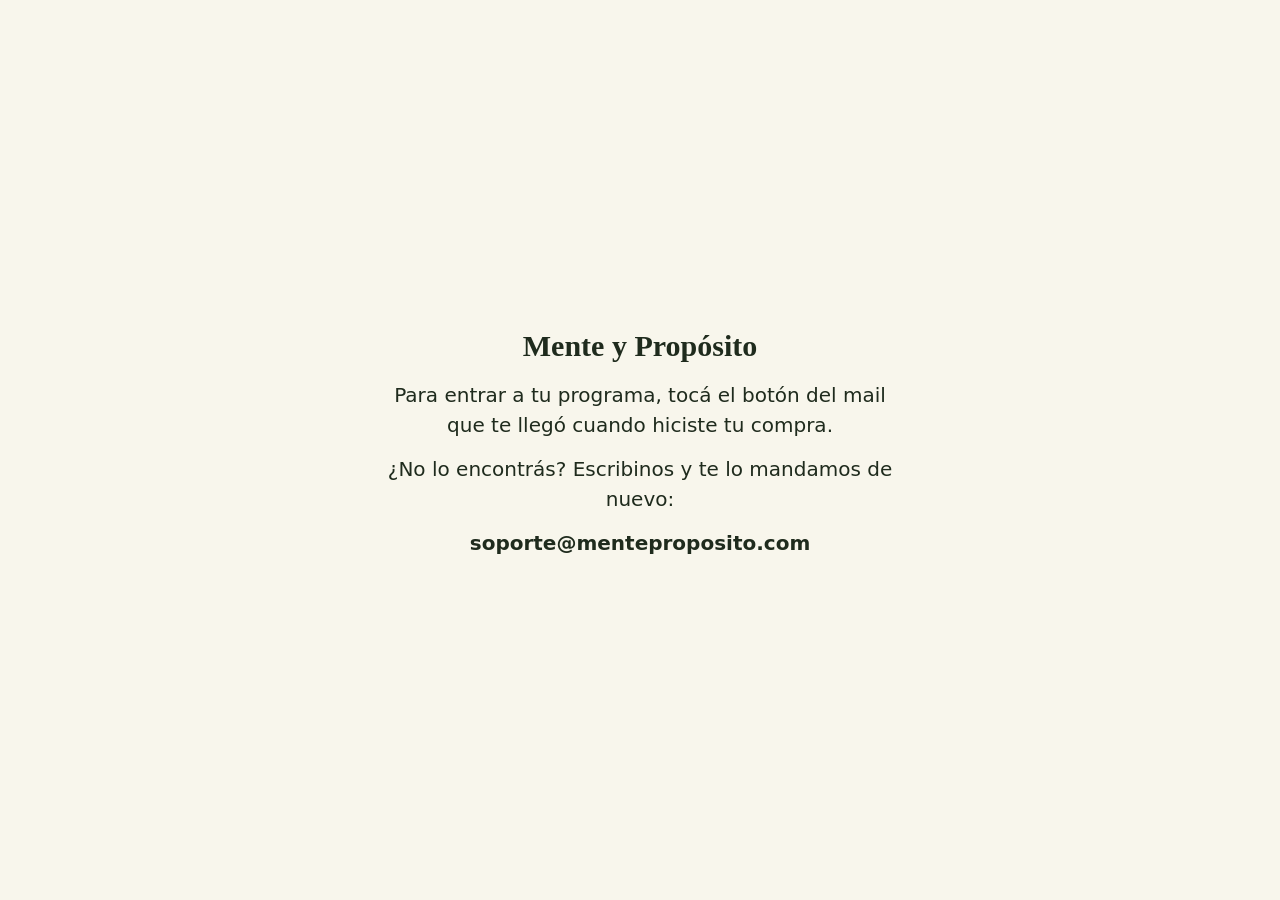
<file: index.html>
<!doctype html>
<html lang="es">
<head>
<meta charset="utf-8">
<meta name="viewport" content="width=device-width, initial-scale=1">
<title>Mente y Propósito</title>
<meta name="robots" content="noindex, nofollow">
<style>
body{margin:0;min-height:100dvh;display:grid;place-items:center;background:#f8f6ec;color:#1f2b1d;font:20px/1.5 system-ui,-apple-system,"Segoe UI",Roboto,sans-serif;padding:24px;box-sizing:border-box}
main{max-width:520px;text-align:center}h1{font:600 30px/1.2 Georgia,serif;margin:0 0 16px}p{margin:0 0 14px}b{word-break:break-all}
</style>
</head>
<body>
<main>
<h1>Mente y Propósito</h1>
<p>Para entrar a tu programa, tocá el botón del mail que te llegó cuando hiciste tu compra.</p>
<p>¿No lo encontrás? Escribinos y te lo mandamos de nuevo:</p>
<p><b>soporte@menteproposito.com</b></p>
</main>
</body>
</html>
</file>
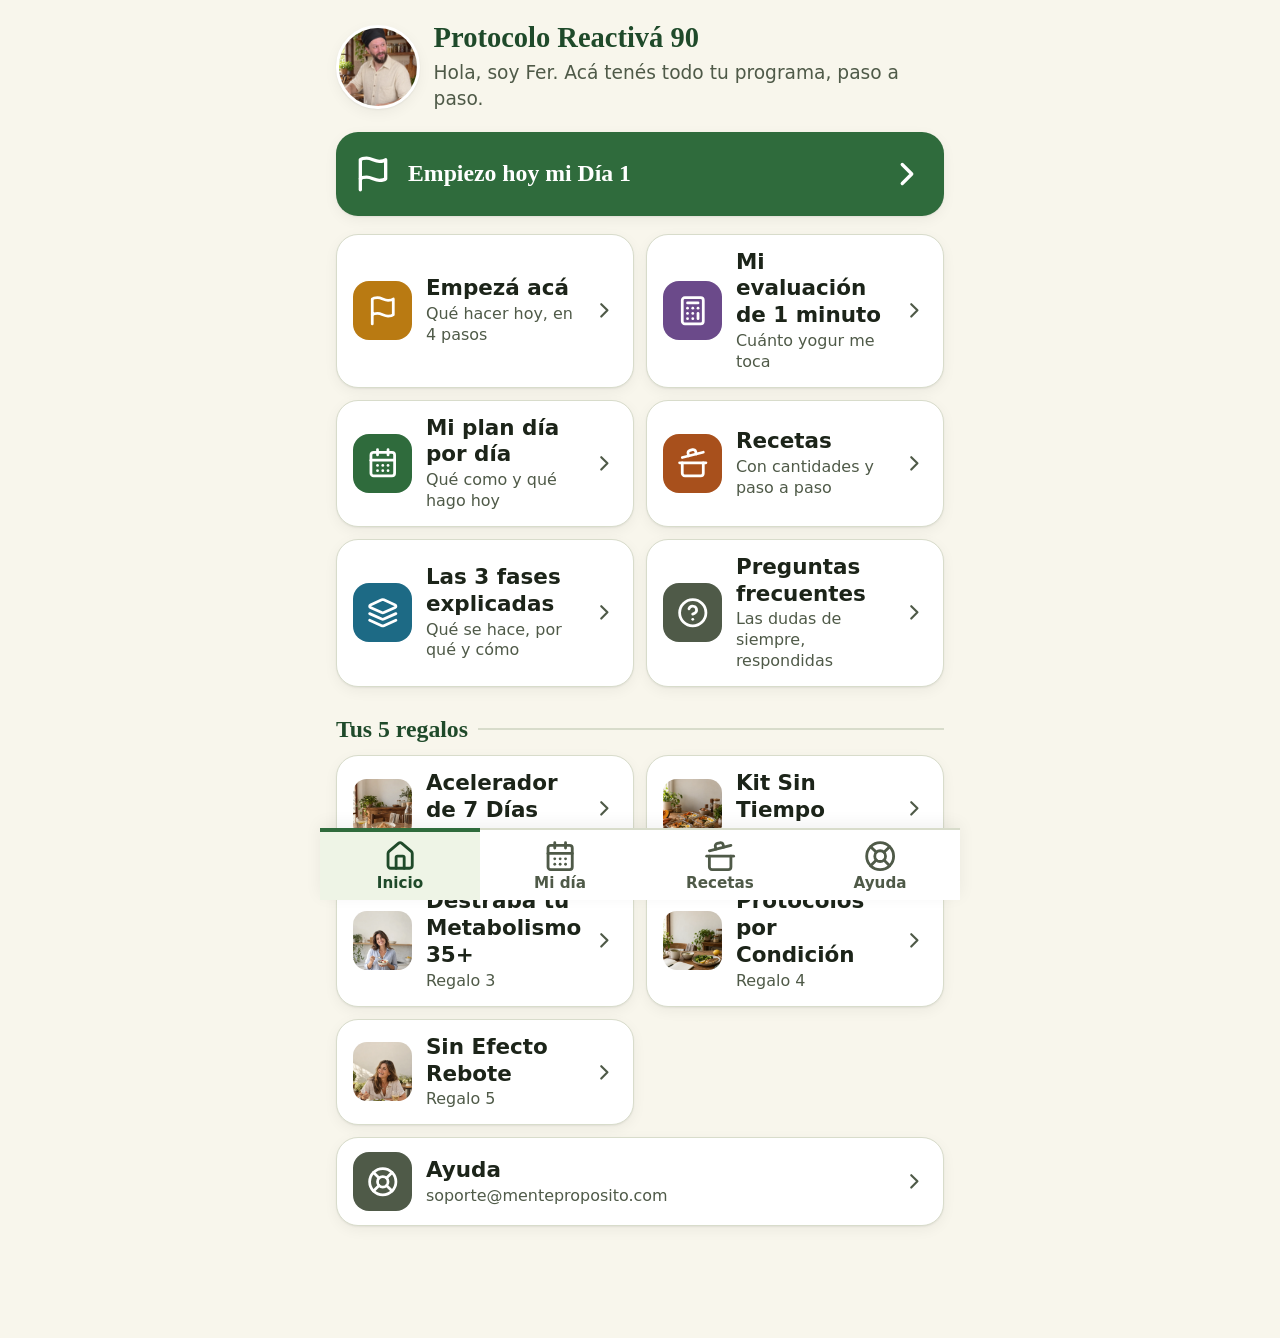
<file: ar-yogur/index.html>
<!doctype html>
<html lang="es-AR">
<head>
<meta charset="utf-8">
<meta name="viewport" content="width=device-width, initial-scale=1, viewport-fit=cover">
<title>Protocolo Reactivá 90</title>
<meta name="robots" content="noindex, nofollow">
<meta name="theme-color" content="#2f6b3c">
<meta name="apple-mobile-web-app-capable" content="yes">
<meta name="mobile-web-app-capable" content="yes">
<meta name="apple-mobile-web-app-title" content="Protocolo Reactivá 90">
<link rel="manifest" href="manifest.webmanifest">
<link rel="icon" href="icon-192.png">
<link rel="apple-touch-icon" href="apple-touch-icon.png">
<link rel="stylesheet" href="../_app/app.css?v=81af7db5739d">
</head>
<body>
<div id="app"><p class="cargando">…</p></div>
<noscript><p style="padding:24px;font:20px sans-serif">Para ver tu programa, activá JavaScript en el navegador o escribinos a soporte@menteproposito.com.</p></noscript>
<script src="datos.js?v=81af7db5739d"></script>
<script src="../_app/app.js?v=81af7db5739d"></script>
</body>
</html>
</file>
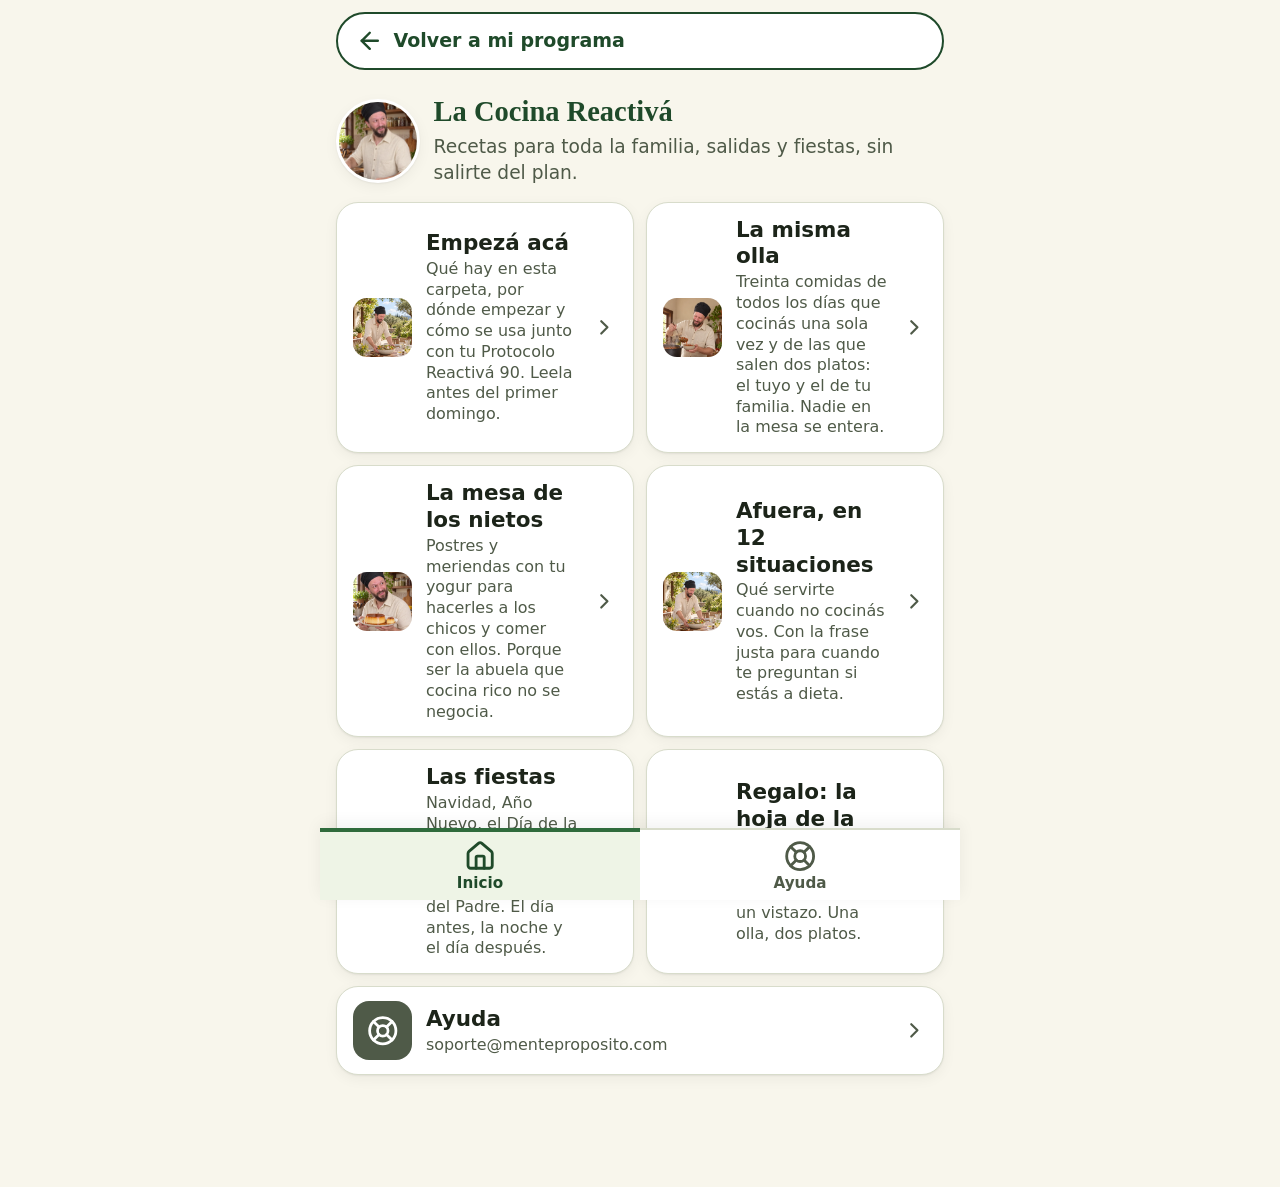
<file: ar-yogur/cocina-reactiva-rahz/index.html>
<!doctype html>
<html lang="es-AR">
<head>
<meta charset="utf-8">
<meta name="viewport" content="width=device-width, initial-scale=1, viewport-fit=cover">
<title>La Cocina Reactivá</title>
<meta name="robots" content="noindex, nofollow">
<meta name="theme-color" content="#2f6b3c">
<meta name="apple-mobile-web-app-capable" content="yes">
<meta name="mobile-web-app-capable" content="yes">
<meta name="apple-mobile-web-app-title" content="La Cocina Reactivá">
<link rel="manifest" href="manifest.webmanifest">
<link rel="icon" href="icon-192.png">
<link rel="apple-touch-icon" href="apple-touch-icon.png">
<link rel="stylesheet" href="../../_app/app.css?v=81af7db5739d">
</head>
<body>
<div id="app"><p class="cargando">…</p></div>
<noscript><p style="padding:24px;font:20px sans-serif">Para ver tu programa, activá JavaScript en el navegador o escribinos a soporte@menteproposito.com.</p></noscript>
<script src="datos.js?v=81af7db5739d"></script>
<script src="../../_app/app.js?v=81af7db5739d"></script>
</body>
</html>
</file>
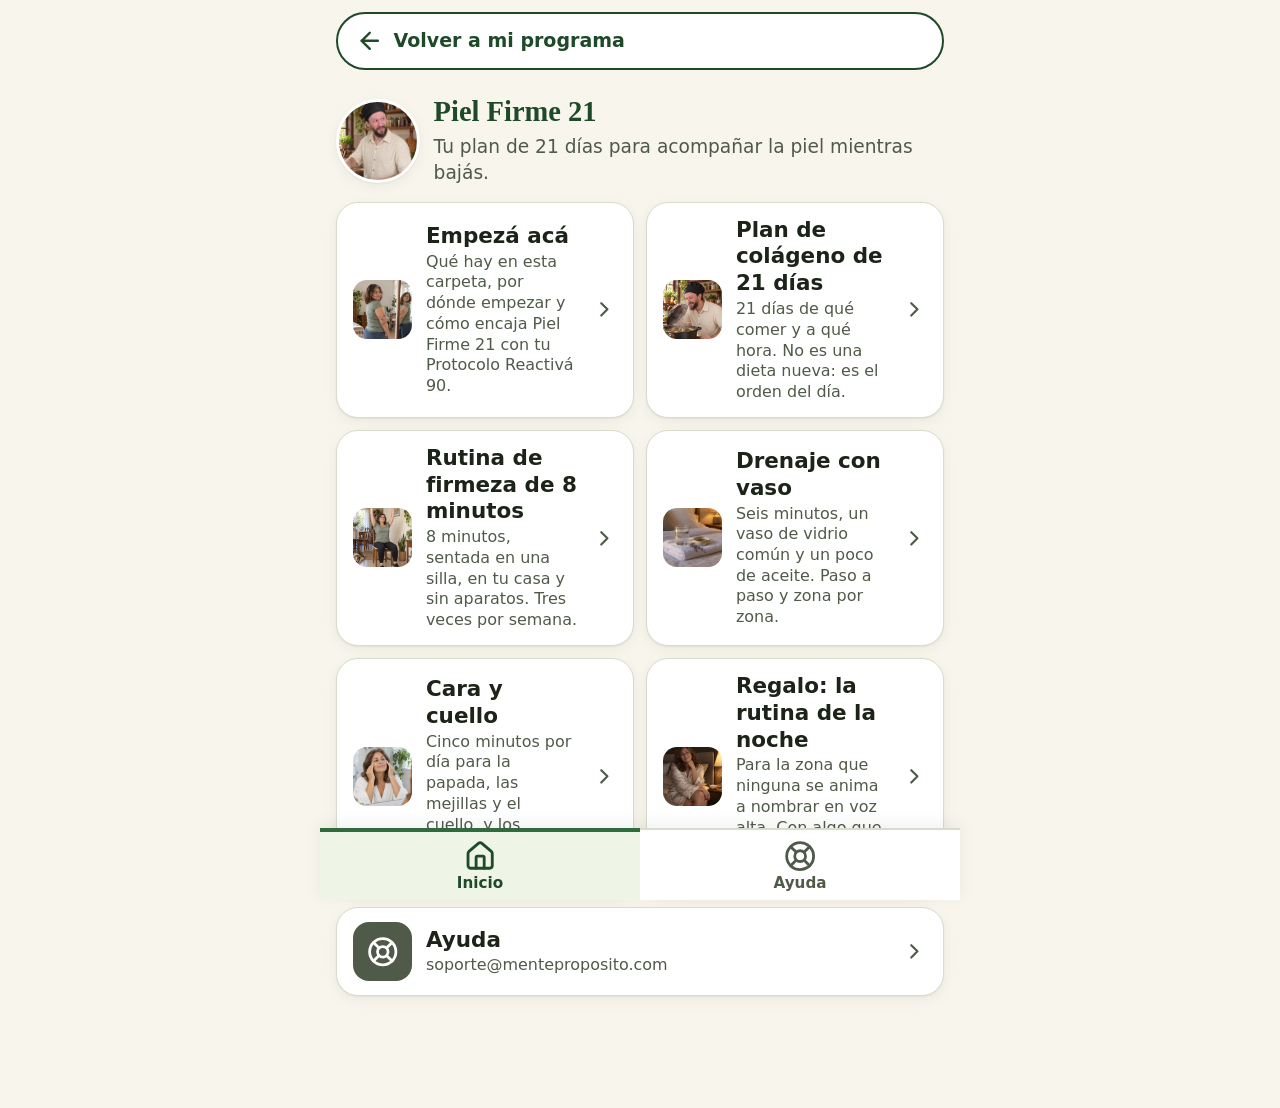
<file: ar-yogur/piel-firme-yn8t/index.html>
<!doctype html>
<html lang="es-AR">
<head>
<meta charset="utf-8">
<meta name="viewport" content="width=device-width, initial-scale=1, viewport-fit=cover">
<title>Piel Firme 21</title>
<meta name="robots" content="noindex, nofollow">
<meta name="theme-color" content="#2f6b3c">
<meta name="apple-mobile-web-app-capable" content="yes">
<meta name="mobile-web-app-capable" content="yes">
<meta name="apple-mobile-web-app-title" content="Piel Firme 21">
<link rel="manifest" href="manifest.webmanifest">
<link rel="icon" href="icon-192.png">
<link rel="apple-touch-icon" href="apple-touch-icon.png">
<link rel="stylesheet" href="../../_app/app.css?v=81af7db5739d">
</head>
<body>
<div id="app"><p class="cargando">…</p></div>
<noscript><p style="padding:24px;font:20px sans-serif">Para ver tu programa, activá JavaScript en el navegador o escribinos a soporte@menteproposito.com.</p></noscript>
<script src="datos.js?v=81af7db5739d"></script>
<script src="../../_app/app.js?v=81af7db5739d"></script>
</body>
</html>
</file>
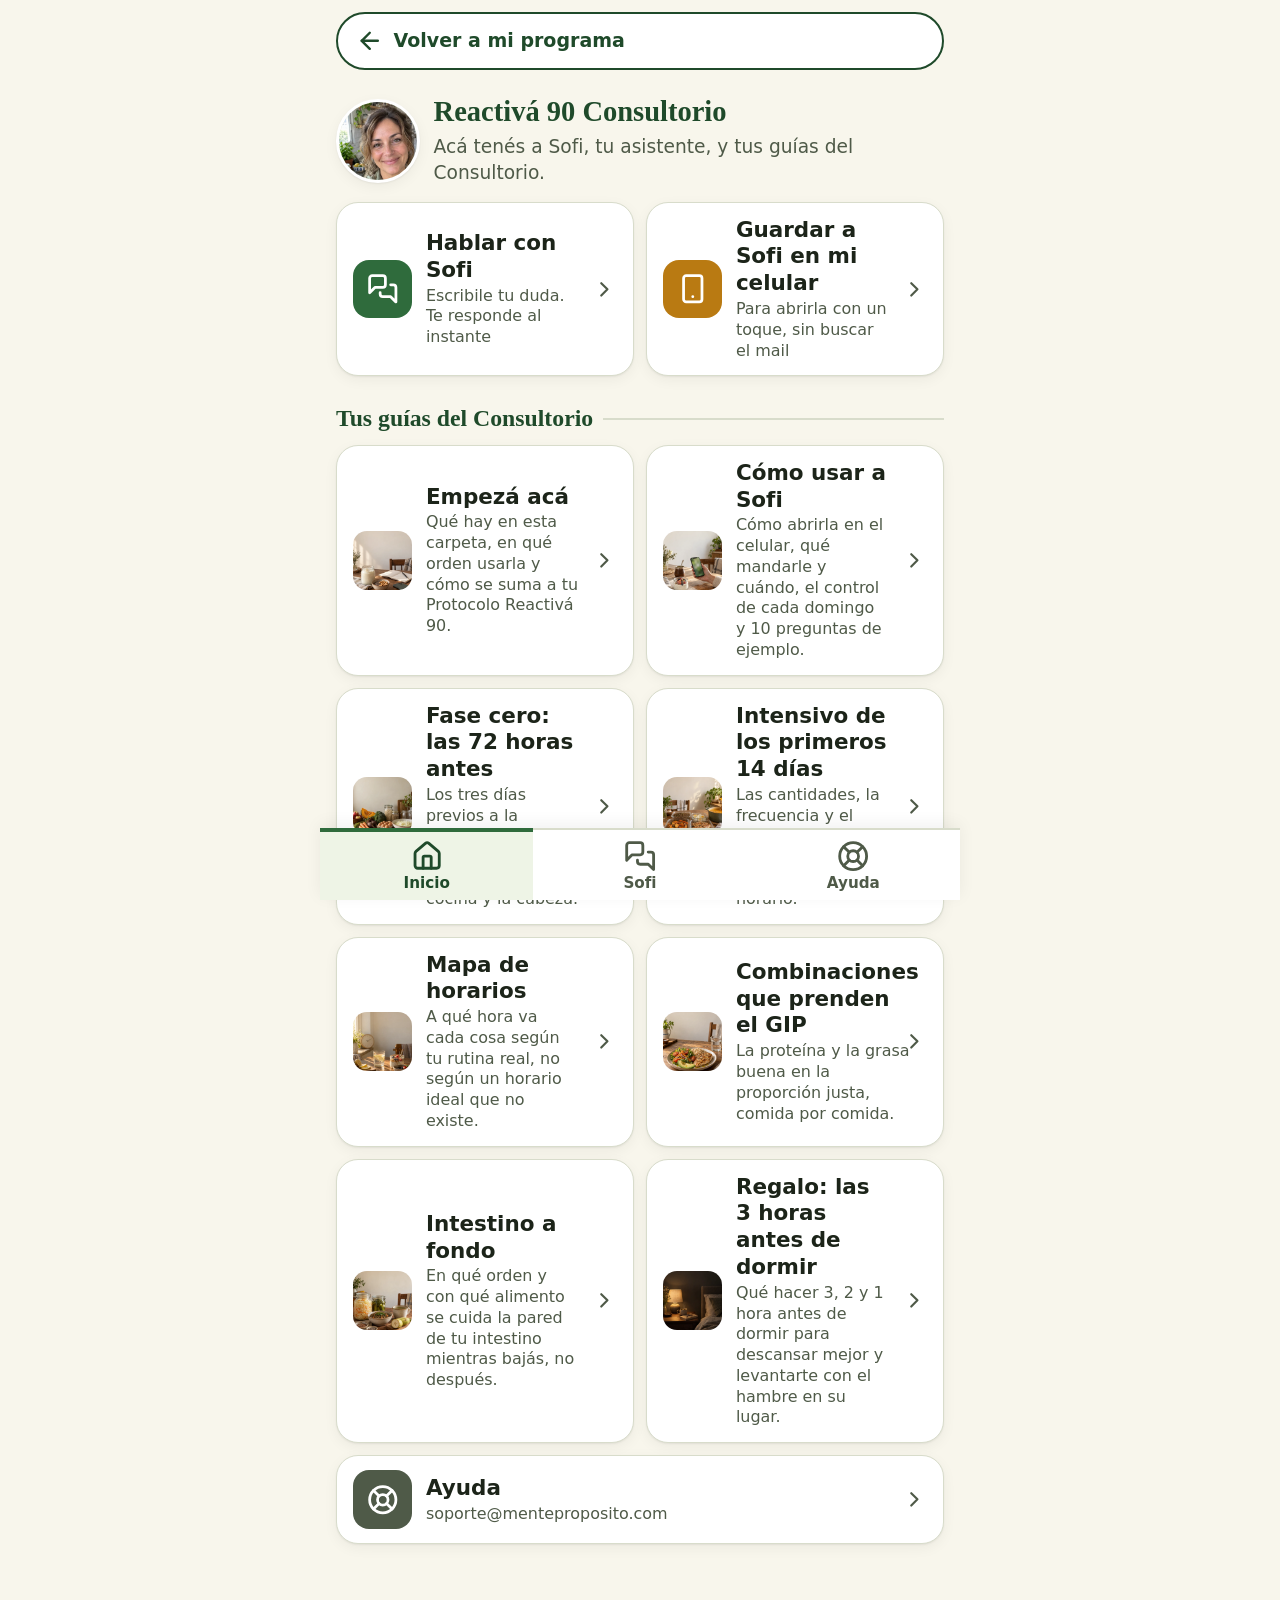
<file: ar-yogur/sofi-ka9w/index.html>
<!doctype html>
<html lang="es-AR">
<head>
<meta charset="utf-8">
<meta name="viewport" content="width=device-width, initial-scale=1, viewport-fit=cover">
<title>Reactivá 90 Consultorio</title>
<meta name="robots" content="noindex, nofollow">
<meta name="theme-color" content="#2f6b3c">
<meta name="apple-mobile-web-app-capable" content="yes">
<meta name="mobile-web-app-capable" content="yes">
<meta name="apple-mobile-web-app-title" content="Reactivá 90 Consultorio">
<link rel="manifest" href="manifest.webmanifest">
<link rel="icon" href="icon-192.png">
<link rel="apple-touch-icon" href="apple-touch-icon.png">
<link rel="stylesheet" href="../../_app/app.css?v=81af7db5739d">
</head>
<body>
<div id="app"><p class="cargando">…</p></div>
<noscript><p style="padding:24px;font:20px sans-serif">Para ver tu programa, activá JavaScript en el navegador o escribinos a soporte@menteproposito.com.</p></noscript>
<script src="datos.js?v=81af7db5739d"></script>
<script src="../../_app/app.js?v=81af7db5739d"></script>
</body>
</html>
</file>
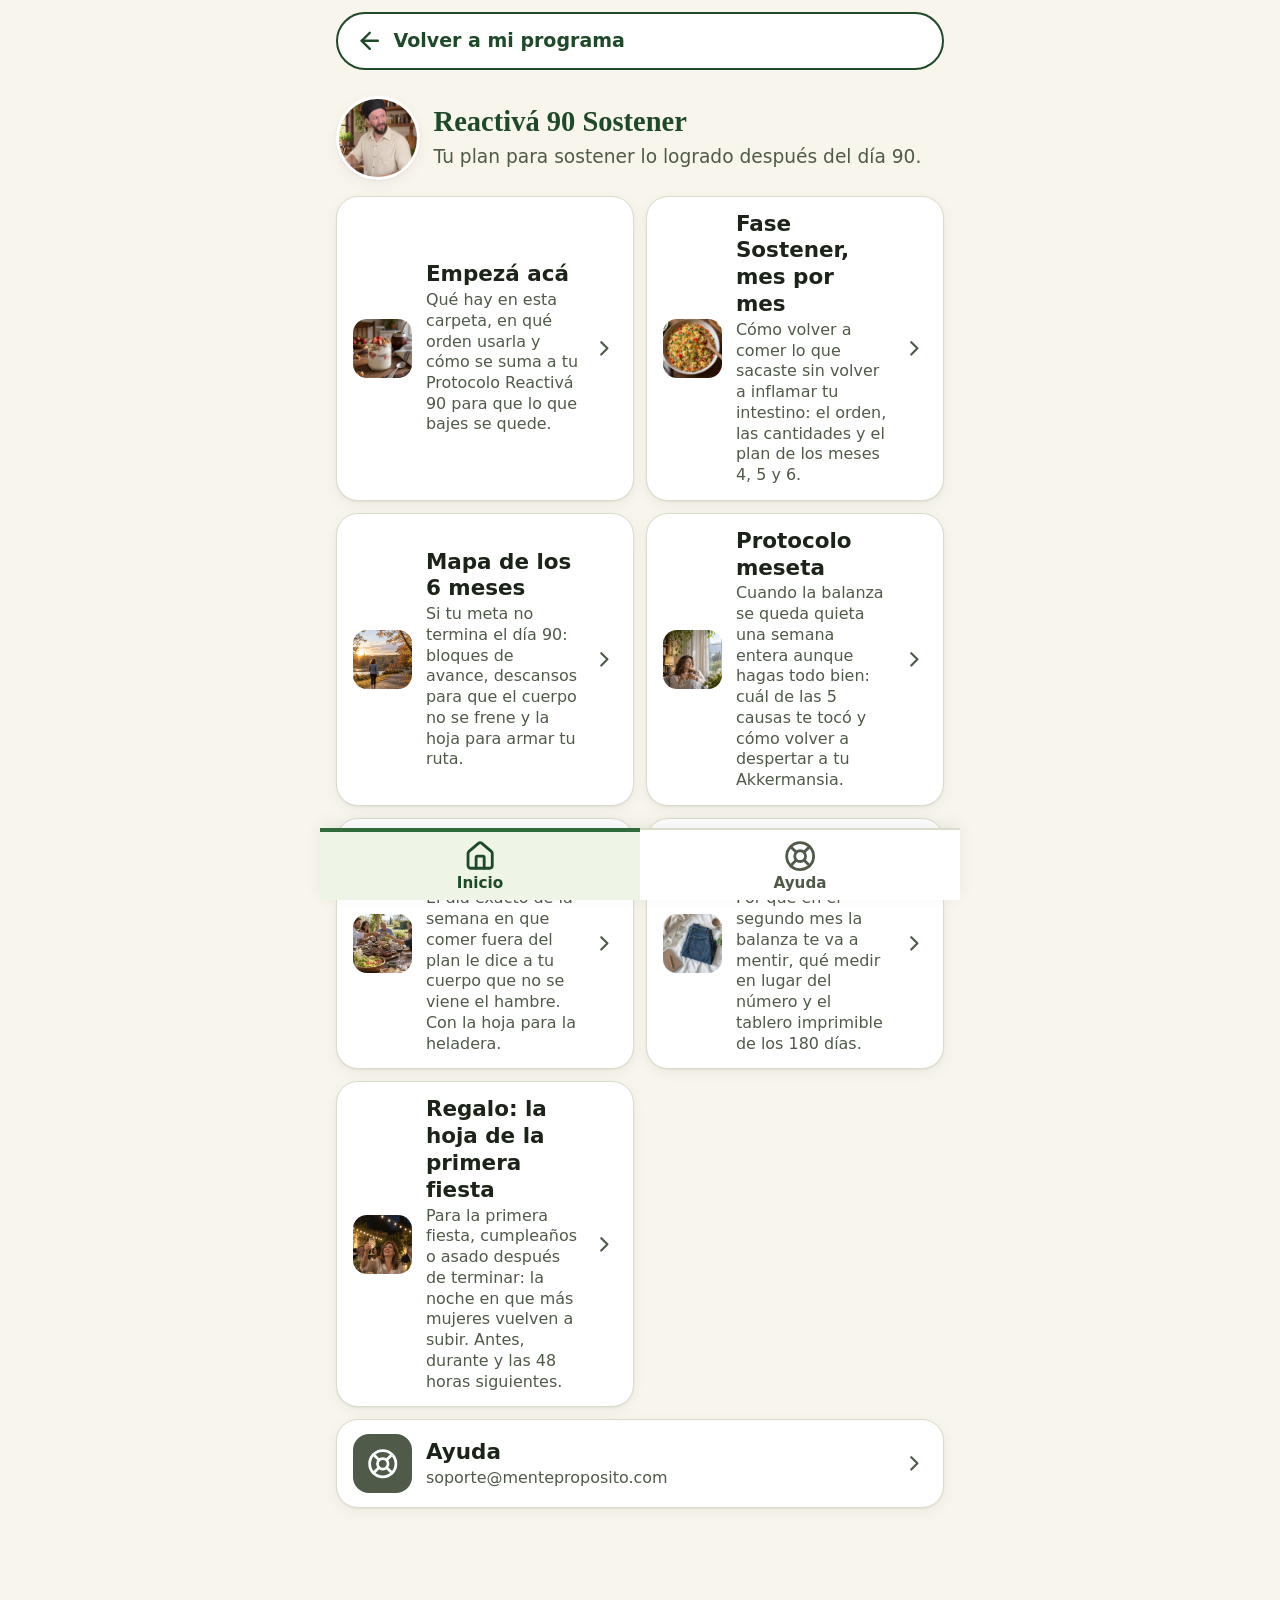
<file: ar-yogur/sostener-xcff/index.html>
<!doctype html>
<html lang="es-AR">
<head>
<meta charset="utf-8">
<meta name="viewport" content="width=device-width, initial-scale=1, viewport-fit=cover">
<title>Reactivá 90 Sostener</title>
<meta name="robots" content="noindex, nofollow">
<meta name="theme-color" content="#2f6b3c">
<meta name="apple-mobile-web-app-capable" content="yes">
<meta name="mobile-web-app-capable" content="yes">
<meta name="apple-mobile-web-app-title" content="Reactivá 90 Sostener">
<link rel="manifest" href="manifest.webmanifest">
<link rel="icon" href="icon-192.png">
<link rel="apple-touch-icon" href="apple-touch-icon.png">
<link rel="stylesheet" href="../../_app/app.css?v=81af7db5739d">
</head>
<body>
<div id="app"><p class="cargando">…</p></div>
<noscript><p style="padding:24px;font:20px sans-serif">Para ver tu programa, activá JavaScript en el navegador o escribinos a soporte@menteproposito.com.</p></noscript>
<script src="datos.js?v=81af7db5739d"></script>
<script src="../../_app/app.js?v=81af7db5739d"></script>
</body>
</html>
</file>
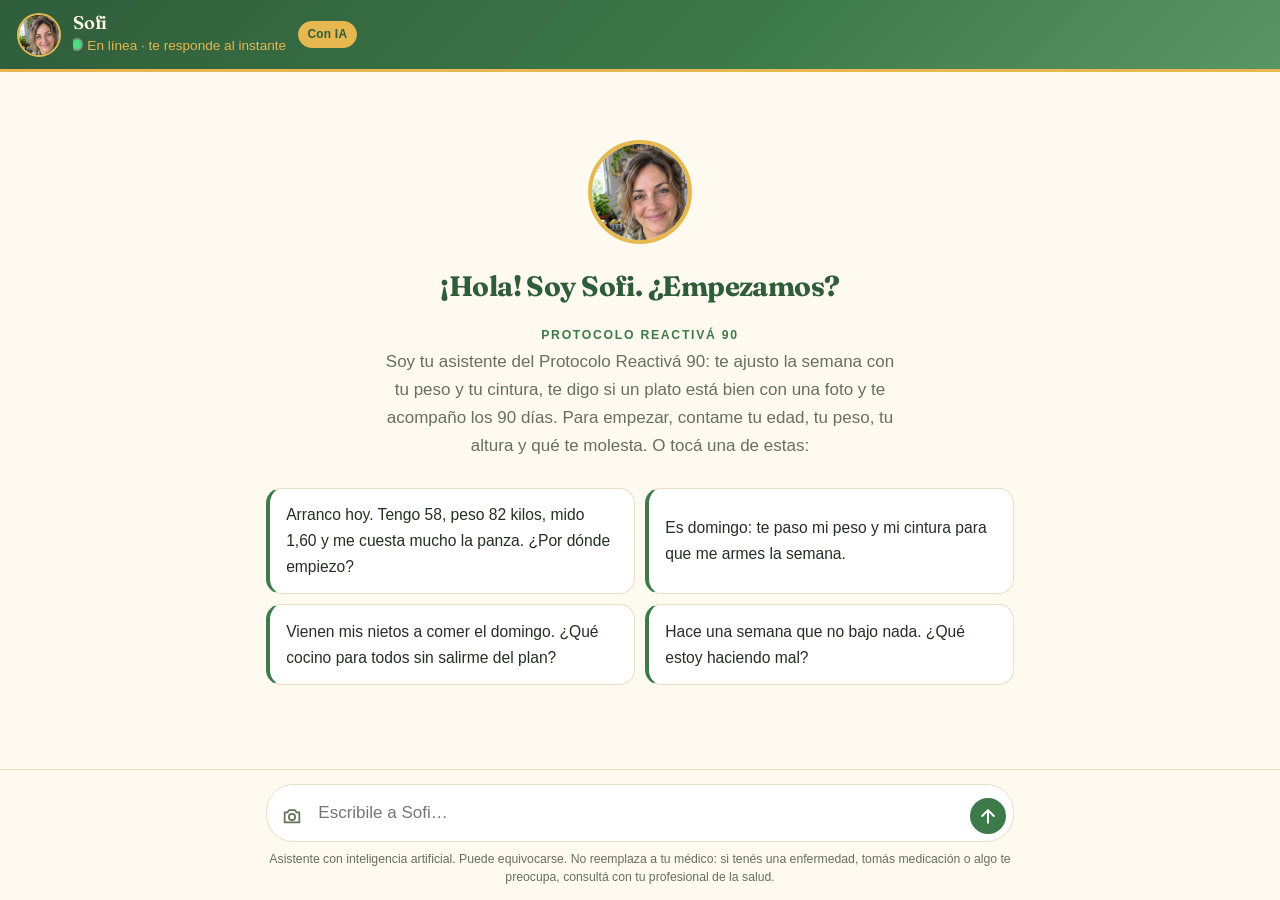
<file: ar-yogur/sofi-ka9w/chat/index.html>
<!doctype html>
<html lang="es-AR">
<head>
<meta charset="utf-8">
<meta name="viewport" content="width=device-width, initial-scale=1, viewport-fit=cover">
<title>Sofi · Tu asistente del Protocolo Reactivá 90</title>
<meta name="description" content="Tu asistente personal con inteligencia artificial del Protocolo Reactivá 90.">
<meta name="robots" content="noindex">
<meta name="theme-color" content="#2f5d3a">
<meta name="apple-mobile-web-app-title" content="Sofi 24/7">
<meta name="apple-mobile-web-app-capable" content="yes">
<link rel="icon" href="avatar.jpg">
<link rel="apple-touch-icon" href="avatar.jpg">
<link rel="preconnect" href="https://fonts.googleapis.com">
<link href="https://fonts.googleapis.com/css2?family=Fraunces:opsz,wght@9..144,500;9..144,600&display=swap" rel="stylesheet">
<link rel="stylesheet" href="estilos.css?v=3">
</head>
<body>

<header class="cabecera">
  <div class="marca">
    <div class="avatar" id="avatar">
      <img src="avatar.jpg" alt="" onerror="this.remove()">
      <span class="iniciales">S</span>
    </div>
    <div class="marca-texto">
      <h1>Sofi</h1>
      <p>En línea · te responde al instante</p>
    </div>
    <span class="etiqueta">Con IA</span>
  </div>
  <div class="acciones">
    <div class="contador" id="contador" aria-live="polite"></div>
    <button type="button" class="nuevo" id="nuevo" hidden>Charla nueva</button>
  </div>
</header>

<main class="hilo" id="hilo" role="log" aria-live="polite" aria-label="Conversación">

  <section class="bienvenida" id="bienvenida">
    <div class="avatar avatar-grande" aria-hidden="true">
      <img src="avatar.jpg" alt="" onerror="this.remove()">
      <span class="iniciales">S</span>
    </div>
    <h2>¡Hola! Soy Sofi. ¿Empezamos?</h2>
    <span class="sello">Protocolo Reactivá 90</span>
    <p class="bajada">
      Soy tu asistente del Protocolo Reactivá 90: te ajusto la semana con tu peso y tu cintura, te digo si un plato está bien con una foto y te acompaño los 90 días. Para empezar, contame tu edad, tu peso, tu altura y qué te molesta. O tocá una de estas:
    </p>
    <div class="sugerencias">
      <button class="sugerencia" type="button">Arranco hoy. Tengo 58, peso 82 kilos, mido 1,60 y me cuesta mucho la panza. ¿Por dónde empiezo?</button>
      <button class="sugerencia" type="button">Es domingo: te paso mi peso y mi cintura para que me armes la semana.</button>
      <button class="sugerencia" type="button">Vienen mis nietos a comer el domingo. ¿Qué cocino para todos sin salirme del plan?</button>
      <button class="sugerencia" type="button">Hace una semana que no bajo nada. ¿Qué estoy haciendo mal?</button>
    </div>
  </section>

</main>

<div class="pie">
  <div class="adjunto" id="adjunto" hidden>
    <img id="adjunto-img" alt="Foto para mandar">
    <button type="button" id="quitar-foto" aria-label="Sacar la foto">×</button>
  </div>
  <form class="compositor" id="compositor">
    <button type="button" id="foto" class="boton-foto" aria-label="Agregar una foto">
      <svg viewBox="0 0 24 24" width="22" height="22" aria-hidden="true">
        <path d="M4 8h3l2-2.5h6L17 8h3v11H4z" fill="none" stroke="currentColor"
              stroke-width="1.9" stroke-linejoin="round"/>
        <circle cx="12" cy="13" r="3.4" fill="none" stroke="currentColor" stroke-width="1.9"/>
      </svg>
    </button>
    <input type="file" id="archivo" accept="image/*" hidden>
    <textarea id="entrada" rows="1" placeholder="Escribile a Sofi…"
              enterkeyhint="send" autocomplete="off"
              aria-label="Escribile a Sofi"></textarea>
    <button type="submit" id="enviar" aria-label="Mandar">
      <svg viewBox="0 0 24 24" width="20" height="20" aria-hidden="true">
        <path d="M12 20V5M5 12l7-7 7 7" fill="none" stroke="currentColor"
              stroke-width="2.4" stroke-linecap="round" stroke-linejoin="round"/>
      </svg>
    </button>
  </form>
  <p class="aviso">
    Asistente con inteligencia artificial. Puede equivocarse. No reemplaza a tu médico: si tenés una enfermedad, tomás medicación o algo te preocupa, consultá con tu profesional de la salud.
  </p>
</div>

<script src="app.js?v=4"></script>
</body>
</html>
</file>
<file: _app/app.css>
/* App de entregables · Mente y Propósito. Pensada para personas mayores en el celular:
   letra base 19 px (ajustable), contraste AA o mejor, botones de 56 px o más, una columna, nada escondido. */
:root{
  --fondo:#f8f6ec;--sup:#ffffff;--tinta:#1c2419;--tenue:#4f5a48;--acento:#2f6b3c;--hondo:#1f4a2a;--suave:#e6ecdc;--oro:#b97a12;
  --alerta:#8a3b12;--alerta-f:#fbeee3;--tip-f:#eef4e6;--linea:#d8dccb;--tit:Georgia,"Times New Roman",serif;
  --r:18px;--sombra:0 1px 2px rgba(0,0,0,.06),0 4px 14px rgba(0,0,0,.05);
}
*{box-sizing:border-box;margin:0;padding:0}
[hidden]{display:none!important}
html{font-size:19px;-webkit-text-size-adjust:100%;scroll-behavior:auto}
body{background:var(--fondo);color:var(--tinta);font:400 1rem/1.55 system-ui,-apple-system,"Segoe UI",Roboto,"Helvetica Neue",Arial,sans-serif;min-height:100dvh;-webkit-tap-highlight-color:transparent}
#app{max-width:640px;margin:0 auto;padding:0 16px calc(112px + env(safe-area-inset-bottom));padding-top:env(safe-area-inset-top)}
a{color:inherit;text-decoration:none}
button{font:inherit;color:inherit;background:none;border:0;text-align:left;cursor:pointer;-webkit-appearance:none;appearance:none}
img{max-width:100%;display:block}
b{font-weight:700}
em{font-style:normal;color:var(--acento)}
small{font-size:.84rem;color:var(--tenue)}
p{margin:0 0 .7rem}
.cargando{padding:40px;text-align:center;color:var(--tenue)}
:focus-visible{outline:3px solid var(--oro);outline-offset:3px;border-radius:10px}

.ico{display:inline-flex;flex:none;width:1.45rem;height:1.45rem;vertical-align:-.3rem}
.ico svg{width:100%;height:100%;stroke-width:2.1}
.ico.grande{width:3.1rem;height:3.1rem;padding:.72rem;border-radius:16px;background:var(--c);color:#fff}
.ico.circ{width:2.5rem;height:2.5rem;padding:.55rem;border-radius:50%;background:var(--suave);color:var(--hondo)}
.ico.fl{color:var(--tenue);margin-left:auto;width:1.3rem;height:1.3rem}
.ico.ok{color:var(--acento);margin-left:auto;width:1.7rem;height:1.7rem}

/* ---------- fotos ---------- */
.foto{border-radius:var(--r);background:var(--suave);object-fit:cover}
.foto.ancha{width:100%;aspect-ratio:4/3;margin:0 0 1rem}
.foto.cara{width:4.4rem;height:4.4rem;border-radius:50%;flex:none;border:3px solid var(--sup);box-shadow:var(--sombra);object-position:50% 20%}
.foto.mini{width:3.1rem;height:3.1rem;border-radius:14px;flex:none}

/* ---------- barra de arriba ---------- */
.barra{position:sticky;top:0;z-index:5;display:flex;align-items:center;gap:10px;margin:0 -16px 14px;padding:10px 12px;background:var(--fondo);border-bottom:1px solid var(--linea)}
.barra .atras{display:inline-flex;align-items:center;gap:6px;min-height:52px;padding:0 16px 0 12px;border-radius:999px;background:var(--sup);border:2px solid var(--hondo);color:var(--hondo);font-weight:700;flex:none}
.barra h1{font:600 1rem/1.2 var(--tit);color:var(--tenue);overflow:hidden;text-overflow:ellipsis;white-space:nowrap}
.volver-programa{display:flex;align-items:center;gap:10px;min-height:58px;margin:12px 0 4px;padding:0 18px;border-radius:999px;background:var(--sup);border:2px solid var(--hondo);color:var(--hondo);font-weight:700}

/* ---------- barra de abajo (adaptada de «Mobile Navigation Tabs», 21st.dev) ---------- */
.pestanas{position:fixed;left:0;right:0;bottom:0;z-index:6;display:grid;max-width:640px;margin:0 auto;background:var(--sup);border-top:2px solid var(--linea);padding-bottom:env(safe-area-inset-bottom);box-shadow:0 -4px 16px rgba(0,0,0,.06)}
.pestanas a{display:grid;justify-items:center;align-content:center;gap:3px;min-height:72px;padding:6px 2px;border-top:4px solid transparent;margin-top:-2px;color:var(--tenue);font-weight:700;font-size:.8rem;line-height:1.1;text-align:center}
.pestanas a .ico{width:1.7rem;height:1.7rem}
.pestanas a.si{color:var(--hondo);border-top-color:var(--acento);background:var(--tip-f)}
.faltan{margin-left:auto;white-space:nowrap;flex:none;padding:4px 12px;border-radius:999px;background:var(--suave);color:var(--hondo);font-size:.86rem;font-weight:600}

/* ---------- inicio ---------- */
.cabeza{display:flex;align-items:center;gap:14px;padding:22px 0 16px}
.cabeza .marca{font:650 1.5rem/1.15 var(--tit);color:var(--hondo);margin-bottom:.25rem}
.cabeza .saludo{color:var(--tenue);margin:0;font-size:.98rem;line-height:1.4}
.hoy{display:flex;align-items:center;gap:16px;padding:18px;margin:4px 0 18px;border-radius:22px;background:var(--c,var(--acento));color:#fff;box-shadow:var(--sombra)}
.hoy .num{display:grid;place-items:center;flex:none;width:5rem;height:5rem;border-radius:18px;background:rgba(255,255,255,.18);font:700 2.3rem/1 var(--tit)}
.hoy .num small{color:#fff;font:600 .82rem/1 system-ui,sans-serif;letter-spacing:.06em;text-transform:uppercase;margin-bottom:-.5rem}
.hoy small{color:rgba(255,255,255,.92);display:block}
.hoy b{display:block;font:650 1.3rem/1.2 var(--tit);margin:.15rem 0 .35rem}
.hoy em{color:#fff;font-weight:700;text-decoration:underline;text-underline-offset:3px}
.hoy.vacio{min-height:84px}.hoy.vacio b{margin:0;font-size:1.25rem}
.hoy .ico{width:2rem;height:2rem}.hoy .ico.fl{color:#fff}
.menu{display:grid;grid-template-columns:minmax(0,1fr);gap:12px}
.grupo{font:650 1.25rem/1.2 var(--tit);color:var(--hondo);margin:28px 0 12px;display:flex;align-items:center;gap:10px}
.grupo::after{content:"";flex:1;height:2px;background:var(--linea)}
.tecla{display:flex;align-items:center;gap:14px;min-height:84px;padding:14px 16px;border-radius:22px;background:var(--sup);border:1px solid var(--linea);box-shadow:var(--sombra)}
.tecla:active,.btn:active,.rec:active{transform:scale(.985)}
.tecla .tx{display:grid;gap:2px;min-width:0}
.tecla b{font-size:1.13rem;line-height:1.25}
.tecla small{line-height:1.3}

/* ---------- textos ---------- */
main{padding-bottom:10px}
.lead{font-size:1.08rem;color:var(--tinta);margin-bottom:1.1rem}
h2{font:650 1.35rem/1.2 var(--tit);color:var(--hondo);margin:0 0 .7rem}
h2.grande{font-size:1.75rem;margin:.2rem 0 .8rem}
h3.sub{display:flex;align-items:center;gap:8px;font:700 1.12rem/1.2 system-ui,sans-serif;color:var(--hondo);margin:1.7rem 0 .7rem}
h3.sub .ico{color:var(--c,var(--acento))}
.ayudita{color:var(--tenue);font-size:.92rem;margin-bottom:.6rem}
.kicker,.chipline{font-weight:700;color:var(--acento);letter-spacing:.04em;text-transform:uppercase;font-size:.84rem;margin-bottom:.3rem}
ul.simple{padding-left:1.3rem;display:grid;gap:.3rem}

/* ---------- botones ---------- */
.btn{display:flex;align-items:center;justify-content:center;gap:10px;width:100%;min-height:60px;margin:12px 0 0;padding:12px 20px;border-radius:999px;background:var(--acento);color:#fff;font-weight:700;font-size:1.06rem;line-height:1.25;text-align:center;box-shadow:var(--sombra)}
.btn.sec{background:var(--sup);color:var(--hondo);border:2px solid var(--hondo);box-shadow:none}
.btn.enorme{min-height:84px;font-size:1.3rem;border-radius:24px}
.btn.chica{min-height:52px;font-size:.98rem;justify-content:flex-start;text-align:left;border-radius:16px;background:var(--suave);color:var(--hondo);box-shadow:none;margin-top:8px}
.btn.voz{width:auto;display:inline-flex;margin:0 0 4px}
.pie-dia{display:grid;grid-template-columns:1fr 1fr;gap:10px;margin-top:18px}
.pie-dia .btn{margin:0;padding:10px 12px;font-size:.98rem}

/* ---------- pasos numerados ---------- */
.pasos{list-style:none;display:grid;gap:12px;margin:.4rem 0 1rem}
.pasos li{display:flex;gap:14px;align-items:flex-start;padding:16px;border-radius:var(--r);background:var(--sup);border:1px solid var(--linea)}
.pasos .n,.indice .n{display:grid;place-items:center;flex:none;width:2.5rem;height:2.5rem;border-radius:50%;background:var(--c,var(--acento));color:#fff;font:700 1.2rem/1 var(--tit)}
.pasos li>div{flex:1;min-width:0}
.pasos li b{display:block;font-size:1.1rem;line-height:1.3;margin:.25rem 0 .3rem}
.pasos li p{margin:.3rem 0 0;font-size:1.04rem}
.pasos li b+p{color:var(--tenue);margin-top:0}
.pasos .btn{margin-top:12px}
.pasos .foto{margin:.8rem 0 0}
.pasos.chicos li{padding:12px}.pasos.chicos .n{width:2rem;height:2rem;font-size:1rem}
.pasos.dibujos .celu{width:118px;margin:10px auto 0;display:block;color:#444}

/* ---------- cajas ---------- */
.caja{display:flex;gap:12px;padding:16px;border-radius:var(--r);margin:14px 0;background:var(--tip-f);border:1px solid var(--linea)}
.caja .ico{color:var(--acento);margin-top:.1rem}
.caja.alerta{background:var(--alerta-f);border-color:#eccfb6}.caja.alerta .ico{color:var(--alerta)}
.caja b{display:block;margin-bottom:.2rem}.caja p{margin:0}.caja ul{padding-left:1.1rem;display:grid;gap:.35rem}

/* ---------- plan del día ---------- */
.chips{display:flex;flex-wrap:wrap;gap:8px;margin:2px 0 10px}
.chip{display:inline-flex;align-items:center;min-height:38px;padding:4px 14px;border-radius:999px;font-weight:700;font-size:.9rem}
.chip.fase{background:var(--c);color:#fff}.chip.hoyc{background:var(--oro);color:#fff}
.comidas{display:grid;gap:10px}
.comida{padding:14px 16px;border-radius:var(--r);background:var(--sup);border:1px solid var(--linea);border-left:6px solid var(--c,var(--acento))}
.comida small{font-weight:700;text-transform:uppercase;letter-spacing:.05em;color:var(--c,var(--acento));font-size:.8rem}
.comida p{margin:.15rem 0 0;font-size:1.06rem}
.comida.con-ico{display:flex;gap:12px}.comida.con-ico .ico{color:var(--acento);margin-top:.2rem}
.tarea{display:flex;gap:12px;padding:16px;border-radius:var(--r);margin:14px 0 0;background:var(--hondo);color:#fff}
.tarea small{color:rgba(255,255,255,.85);font-weight:700;text-transform:uppercase;letter-spacing:.05em;font-size:.8rem}
.tarea p{margin:.15rem 0 0;font-size:1.08rem}
.tildes{display:grid;gap:10px}
.tilde{display:flex;align-items:center;gap:14px;width:100%;min-height:64px;padding:12px 16px;border-radius:var(--r);background:var(--sup);border:2px solid var(--linea);font-size:1.04rem;line-height:1.35}
.tilde .box{display:grid;place-items:center;flex:none;width:2.2rem;height:2.2rem;border-radius:10px;border:3px solid var(--tenue);color:transparent}
.tilde .box .ico{width:1.5rem;height:1.5rem}.tilde .box svg{stroke-width:3.4}
.tilde.si{border-color:var(--acento);background:var(--tip-f)}
.tilde.si .box{background:var(--acento);border-color:var(--acento);color:#fff}
.tilde.quieta{min-height:52px}
.festejo{display:none;align-items:center;gap:8px;justify-content:center;margin:14px 0 0;padding:14px;border-radius:var(--r);background:var(--oro);color:#fff;font-weight:700;font-size:1.1rem}
.festejo.si{display:flex}
.linea-fases{display:grid;grid-template-columns:repeat(auto-fit,minmax(0,1fr));gap:8px;margin:18px 0}
.linea-fases a{display:grid;gap:2px;padding:12px 8px;border-radius:16px;background:var(--sup);border:2px solid var(--c);text-align:center;min-height:84px;align-content:center}
.linea-fases b{color:var(--c);font-size:.86rem;text-transform:uppercase;letter-spacing:.04em}
.linea-fases span{font:650 1.02rem/1.15 var(--tit)}
.linea-fases a.si{background:var(--c);color:#fff}.linea-fases a.si b,.linea-fases a.si small{color:#fff}
.grilla-dias{display:grid;grid-template-columns:repeat(auto-fill,minmax(54px,1fr));gap:8px}
.grilla-dias a,.grilla-dias button{display:grid;place-items:center;height:54px;border-radius:14px;background:var(--sup);border:2px solid var(--c);font-weight:700;font-size:1.1rem;text-align:center}
.grilla-dias .ok{background:var(--c);color:#fff}
.grilla-dias .hoy{outline:4px solid var(--oro);outline-offset:2px;margin:0;padding:0;box-shadow:none;color:inherit;background:var(--sup)}
.grilla-dias .ok.hoy{background:var(--c);color:#fff}

/* ---------- recetas ---------- */
.filtros{display:flex;flex-wrap:wrap;gap:8px;margin:0 0 14px}
.filtros button{min-height:52px;padding:0 18px;border-radius:999px;background:var(--sup);border:2px solid var(--c,var(--hondo));font-weight:700;text-align:center}
.filtros button.si{background:var(--c,var(--hondo));color:#fff}
.recetas{display:grid;grid-template-columns:1fr 1fr;gap:12px}
.rec{display:grid;align-content:start;border-radius:var(--r);background:var(--sup);border:1px solid var(--linea);overflow:hidden;box-shadow:var(--sombra)}
.rec .foto,.rec .sinfoto{width:100%;aspect-ratio:4/3;border-radius:0}
.rec .sinfoto{display:grid;place-items:center;background:var(--suave);color:var(--acento)}.rec .sinfoto .ico{width:2.6rem;height:2.6rem}
.rec>span:last-child{display:grid;gap:4px;padding:10px 12px 12px}
.rec b{font-size:1rem;line-height:1.25}
.rec small{display:flex;align-items:center;gap:5px}.rec small .ico{width:1rem;height:1rem}
.datos{display:grid;grid-template-columns:repeat(auto-fit,minmax(0,1fr));gap:8px;margin:0 0 14px}
.datos div{display:grid;justify-items:center;gap:2px;padding:12px 6px;border-radius:16px;background:var(--sup);border:1px solid var(--linea);text-align:center}
.datos .ico{color:var(--acento)}.datos b{font-size:.98rem;line-height:1.2}
.tildes.ing .tilde{min-height:58px}

/* ---------- fases ---------- */
.bloque{margin-top:.4rem}.bloque>p{font-size:1.06rem}
.pastillas{list-style:none;display:flex;flex-wrap:wrap;gap:8px}
.pastillas li{padding:8px 14px;border-radius:999px;font-weight:600;font-size:.98rem}
.pastillas.si li{background:var(--tip-f);border:2px solid var(--acento);color:var(--hondo)}
.pastillas.no li{background:var(--alerta-f);border:2px solid #d9a077;color:var(--alerta)}

/* ---------- preguntas ---------- */
.faq{display:grid;gap:10px}
.faq details{border-radius:var(--r);background:var(--sup);border:1px solid var(--linea)}
.faq summary{display:flex;align-items:center;gap:12px;min-height:68px;padding:12px 16px;font-weight:700;font-size:1.06rem;line-height:1.3;cursor:pointer;list-style:none}
.faq summary::-webkit-details-marker{display:none}
.faq summary .ico:first-child{color:var(--acento)}
.faq details[open] summary .fl{transform:rotate(180deg)}
.faq details>p{padding:0 16px 16px;font-size:1.04rem}
.faq .qa{padding:14px 16px;border-radius:var(--r);background:var(--sup);border:1px solid var(--linea)}.faq .qa p{margin:.3rem 0 0}

/* ---------- libro ---------- */
.indice{display:grid;gap:10px}
.indice a{display:flex;align-items:center;gap:14px;min-height:68px;padding:10px 14px;border-radius:var(--r);background:var(--sup);border:1px solid var(--linea);font-weight:600;font-size:1.05rem;line-height:1.3}
.indice a.ok .n{background:var(--suave);color:var(--acento)}.indice .n .ico{width:1.4rem;height:1.4rem}
.hoja{padding:18px 0 22px;border-bottom:2px dashed var(--linea)}
.hoja:last-of-type{border-bottom:0}
.tarjetas{display:grid;gap:10px;margin-top:.6rem}
.tarjeta{display:flex;gap:12px;padding:14px;border-radius:var(--r);background:var(--sup);border:1px solid var(--linea)}
.tarjeta b{display:block;line-height:1.3}.tarjeta p{margin:.2rem 0 0;color:var(--tenue)}
.chipsr{display:grid;gap:8px;margin:.2rem 0 .8rem}
.chipsr div{display:flex;gap:10px;padding:12px 14px;border-radius:16px;background:var(--sup);border:1px solid var(--linea)}.chipsr .ico{color:var(--acento)}
.sabor{font:italic 500 1.1rem/1.45 var(--tit);color:var(--hondo)}
.lista{display:grid;gap:8px}
.lista div{display:flex;gap:12px;align-items:baseline;padding:12px 14px;border-radius:14px;background:var(--sup);border:1px solid var(--linea)}
.lista b{color:var(--acento);font:700 1.1rem/1 var(--tit);flex:none;min-width:1.6rem}
.firma{font:italic 600 1.3rem/1 var(--tit);color:var(--hondo);margin-top:.6rem}
.nota{color:var(--tenue);font-size:.94rem;margin-top:.6rem}
blockquote{font:650 1.5rem/1.3 var(--tit);color:var(--hondo);margin:.4rem 0 .8rem;padding-left:14px;border-left:6px solid var(--oro)}
.dos{display:grid;gap:10px}
.dos .col{padding:14px;border-radius:var(--r);border:2px solid var(--linea);background:var(--sup)}
.dos .col b{display:flex;gap:8px;align-items:center;margin-bottom:.4rem}
.dos .col p{margin:.25rem 0 0}
.dos .no{border-color:#d9a077;background:var(--alerta-f)}.dos .no .ico{color:var(--alerta)}
.dos .si{border-color:var(--acento);background:var(--tip-f)}.dos .si .ico{color:var(--acento)}
.fichas{display:grid;gap:10px;margin-top:.5rem}
.ficha{padding:14px 16px;border-radius:var(--r);background:var(--sup);border:1px solid var(--linea);border-left:6px solid var(--acento)}
.ficha .ft{display:block;font-size:1.1rem;margin-bottom:.2rem}
.ficha p{margin:.45rem 0 0}.ficha p small{display:block;font-weight:700;text-transform:uppercase;letter-spacing:.04em;font-size:.82rem;color:var(--acento)}
.tabla-anotar{padding:14px;border-radius:var(--r);border:2px dashed var(--linea)}
.html-libre{overflow:hidden}.html-libre *{max-width:100%!important}
.html-libre [style*="grid"]{display:block!important;margin-top:16px!important}
.html-libre p,.html-libre .lead{font-size:1.06rem!important}

/* ---------- evaluación ---------- */
.campo{margin:0 0 16px}
.campo label{display:block;font-weight:700;margin-bottom:6px;font-size:1.06rem}
.pm{display:grid;grid-template-columns:68px 1fr 68px;gap:8px}
.pm button{height:68px;border-radius:18px;background:var(--hondo);color:#fff;font-size:2rem;font-weight:700;text-align:center}
.pm input{height:68px;border-radius:18px;border:2px solid var(--hondo);background:var(--sup);font:700 1.9rem/1 var(--tit);text-align:center;color:var(--tinta);width:100%;-moz-appearance:textfield}
.pm input::-webkit-outer-spin-button,.pm input::-webkit-inner-spin-button{-webkit-appearance:none}
.resultado{display:grid;gap:10px;margin-bottom:8px}
.res{display:flex;gap:14px;align-items:center;padding:16px;border-radius:var(--r);background:var(--sup);border:2px solid var(--acento)}
.res .ico{width:2rem;height:2rem;color:var(--acento)}
.res small{display:block;font-weight:700;text-transform:uppercase;letter-spacing:.04em;font-size:.82rem}
.res b{font:650 1.25rem/1.25 var(--tit);color:var(--hondo)}

/* ---------- chat ---------- */
#app.pantalla-chat{max-width:none;padding:0;height:100dvh;display:flex;flex-direction:column}
#app.pantalla-chat .barra{margin:0;position:static;flex:none}
iframe.chat{flex:1;width:100%;border:0;background:#fff}
.link-caja{padding:14px;border-radius:14px;background:var(--sup);border:2px dashed var(--tenue);font-weight:700;word-break:break-all;text-align:center;font-size:1.02rem}

@media (min-width:560px){.menu{grid-template-columns:minmax(0,1fr) minmax(0,1fr)}.hoy,.t-ayuda{grid-column:1/-1}.recetas{grid-template-columns:repeat(3,1fr)}}
@media (prefers-reduced-motion:no-preference){.tecla,.btn,.rec{transition:transform .08s ease}}
@media print{.barra,.btn,.pie-dia,.pestanas{display:none!important}body{background:#fff}}
</file>
<file: ar-yogur/sofi-ka9w/chat/estilos.css>
/* Pantalla «Sofi», copia del chat del Profe Martín. Letra grande a propósito: público de 50 a 70+ años. */

:root {
  --fondo:        #ffffff;
  --fondo-suave:  #f7f7f8;
  --burbuja:      #f4f4f4;
  --texto:        #0d0d0d;
  --texto-tenue:  #6b6b6b;
  --borde:        #e5e5e5;
  --acento:       #3d7a4a;
  --alerta:       #b45309;
  --ancho:        44rem;
}

* { box-sizing: border-box; }

html, body {
  margin: 0; height: 100%;
  background: var(--fondo); color: var(--texto);
  font-family: ui-sans-serif, -apple-system, "Segoe UI", Roboto, Helvetica, Arial, sans-serif;
  font-size: 17px; line-height: 1.65;
  -webkit-text-size-adjust: 100%;
}
body { display: flex; flex-direction: column; }

:focus-visible { outline: 2px solid var(--acento); outline-offset: 2px; border-radius: 6px; }

/* ── Cabecera ─────────────────────────────────────────────────────────── */
.cabecera {
  display: flex; align-items: center; justify-content: space-between; gap: .75rem;
  padding: .7rem 1rem; border-bottom: 1px solid var(--borde);
  background: var(--fondo); position: sticky; top: 0; z-index: 10;
}
.marca { display: flex; align-items: center; gap: .7rem; min-width: 0; }
.marca-texto { min-width: 0; }
.marca-texto h1 { margin: 0; font-size: 1rem; font-weight: 650; letter-spacing: -.01em; }
.marca-texto p  { margin: 0; font-size: .8rem; color: var(--texto-tenue);
                  white-space: nowrap; overflow: hidden; text-overflow: ellipsis; }

.avatar {
  width: 38px; height: 38px; flex: 0 0 38px; border-radius: 50%;
  background: var(--acento); color: #fff; overflow: hidden;
  display: grid; place-items: center; font-weight: 700; font-size: .8rem;
}
.avatar img { width: 100%; height: 100%; object-fit: cover; grid-area: 1/1; }
.avatar .iniciales { grid-area: 1/1; }
.avatar img + .iniciales { display: none; }
.avatar-grande { width: 56px; height: 56px; flex-basis: 56px; font-size: 1.05rem; margin-inline: auto; }

.etiqueta {
  font-size: .7rem; font-weight: 600; letter-spacing: .02em;
  color: var(--texto-tenue); border: 1px solid var(--borde);
  padding: .18rem .5rem; border-radius: 999px; white-space: nowrap;
}
.contador { font-size: .78rem; color: var(--texto-tenue); white-space: nowrap; }
.contador.pocas { color: var(--alerta); font-weight: 600; }

/* ── Hilo de la conversación ──────────────────────────────────────────── */
.hilo { flex: 1; overflow-y: auto; padding: 1.5rem 1rem 1rem; }
.hilo > * { max-width: var(--ancho); margin-inline: auto; }

.mensaje { display: flex; margin-bottom: 1.4rem; }
.mensaje.de-usuario { justify-content: flex-end; }
.mensaje .texto { max-width: 85%; overflow-wrap: anywhere; }
.mensaje.de-usuario .texto {
  background: var(--burbuja); padding: .7rem 1rem; border-radius: 1.25rem;
}
.mensaje.de-asistente .texto { max-width: 100%; }
.mensaje .texto > *:first-child { margin-top: 0; }
.mensaje .texto > *:last-child  { margin-bottom: 0; }
.mensaje p  { margin: 0 0 .8rem; }
.mensaje ul, .mensaje ol { margin: 0 0 .8rem; padding-left: 1.4rem; }
.mensaje li { margin-bottom: .35rem; }
.mensaje code {
  background: var(--fondo-suave); border: 1px solid var(--borde);
  padding: .1rem .35rem; border-radius: 5px; font-size: .9em;
}
.mensaje.es-error .texto {
  background: #fff7ed; border: 1px solid #fed7aa; color: #7c2d12;
  padding: .8rem 1rem; border-radius: .9rem; font-size: .95rem;
}

/* Tres puntitos mientras piensa */
.puntitos { display: inline-flex; gap: .3rem; padding: .5rem 0; }
.puntitos i {
  width: .5rem; height: .5rem; border-radius: 50%; background: #c4c4c4;
  animation: latir 1.3s infinite ease-in-out both;
}
.puntitos i:nth-child(2) { animation-delay: .16s; }
.puntitos i:nth-child(3) { animation-delay: .32s; }
@keyframes latir { 0%, 80%, 100% { opacity: .3; } 40% { opacity: 1; } }
@media (prefers-reduced-motion: reduce) { .puntitos i { animation: none; opacity: .55; } }

/* ── Pantalla de bienvenida ───────────────────────────────────────────── */
.bienvenida { text-align: center; padding: 2.5rem 0 1rem; }
.bienvenida h2 { margin: 1rem 0 .4rem; font-size: 1.5rem; letter-spacing: -.02em; }
.bienvenida .bajada { margin: 0 auto 1.6rem; color: var(--texto-tenue); max-width: 30rem; }
.sugerencias { display: grid; grid-template-columns: 1fr 1fr; gap: .6rem; }
.sugerencia {
  font: inherit; font-size: .92rem; text-align: left; color: var(--texto);
  background: var(--fondo); border: 1px solid var(--borde); border-radius: .9rem;
  padding: .8rem .95rem; cursor: pointer; transition: background .12s, border-color .12s;
}
.sugerencia:hover { background: var(--fondo-suave); border-color: #d0d0d0; }
[hidden] { display: none !important; }   /* el flex le gana si no va !important */

/* ── Compositor ───────────────────────────────────────────────────────── */
.pie {
  border-top: 1px solid var(--borde); background: var(--fondo);
  padding: .8rem 1rem calc(.8rem + env(safe-area-inset-bottom));
}
.compositor {
  max-width: var(--ancho); margin: 0 auto .55rem; display: flex; align-items: flex-end;
  gap: .5rem; border: 1px solid var(--borde); border-radius: 1.6rem;
  padding: .4rem .4rem .4rem 1rem; background: var(--fondo);
}
.compositor:focus-within { border-color: #b8b8b8; }
#entrada {
  flex: 1; border: 0; outline: 0; resize: none; background: transparent;
  font: inherit; color: inherit; padding: .5rem 0; max-height: 10rem;
  line-height: 1.5;
}
#enviar {
  flex: 0 0 auto; width: 36px; height: 36px; border: 0; border-radius: 50%;
  background: var(--texto); color: var(--fondo); cursor: pointer;
  display: grid; place-items: center; transition: opacity .12s;
}
#enviar:disabled { opacity: .25; cursor: default; }

.aviso {
  max-width: var(--ancho); margin: 0 auto; text-align: center;
  font-size: .72rem; line-height: 1.45; color: var(--texto-tenue);
}

/* ── Teléfono ─────────────────────────────────────────────────────────── */
@media (max-width: 480px) {
  html, body { font-size: 16px; }
  .sugerencias { grid-template-columns: 1fr; }
  .etiqueta { display: none; }
  .bienvenida { padding-top: 1.5rem; }
  .bienvenida h2 { font-size: 1.3rem; }
  .hilo { padding: 1rem .9rem; }
}

/* ── Agregados del chat de costura ─────────────────────────────────────── */
.acciones { display: flex; align-items: center; gap: .6rem; }
.nuevo {
  font: inherit; font-size: .78rem; font-weight: 600; color: var(--texto);
  background: var(--fondo); border: 1px solid var(--borde); border-radius: 999px;
  padding: .3rem .75rem; cursor: pointer; white-space: nowrap;
}
.nuevo:hover { background: var(--fondo-suave); }
.avatar-grande img { width: 100%; height: 100%; object-fit: cover; }

/* Botón de la cámara, a la izquierda del campo de texto */
.compositor { padding-left: .4rem; }
.boton-foto {
  flex: 0 0 auto; width: 36px; height: 36px; border: 0; border-radius: 50%;
  background: transparent; color: var(--texto-tenue); cursor: pointer;
  display: grid; place-items: center;
}
.boton-foto:hover { background: var(--fondo-suave); color: var(--texto); }
.boton-foto:disabled { opacity: .3; cursor: default; }

/* Foto elegida, antes de mandarla */
.adjunto {
  max-width: var(--ancho); margin: 0 auto .5rem; position: relative;
  width: fit-content;
}
.adjunto img {
  display: block; max-height: 90px; max-width: 140px; border-radius: .7rem;
  border: 1px solid var(--borde); object-fit: cover;
}
#quitar-foto {
  position: absolute; top: -8px; right: -8px; width: 26px; height: 26px;
  border-radius: 50%; border: 0; background: var(--texto); color: var(--fondo);
  font-size: 1rem; line-height: 1; cursor: pointer;
}

/* Foto dentro de la burbuja de la clienta */
.mensaje .foto-enviada {
  display: block; max-width: 220px; max-height: 260px; border-radius: .8rem;
  margin-bottom: .5rem; object-fit: cover;
}
.mensaje .foto-nota { font-size: .85rem; color: var(--texto-tenue); margin-bottom: .3rem; }

@media (max-width: 480px) {
  .marca-texto p { display: none; }
  .contador { font-size: .72rem; }
}

/* ── DE: längere Texte in der Kopfzeile ───────────────────────────────── */
.marca-texto h1 { line-height: 1.25; }
@media (max-width: 480px) {
  .marca-texto h1 { font-size: .92rem; }
  .cabecera { padding: .6rem .8rem; }
}

/* ── Tema de la oferta (colores de los PDF del protocolo) ─────────────── */
:root {
  --fondo: #fffaf0; --fondo-suave: #f6efdc; --burbuja: #e6f0e0; --texto: #233021;
  --texto-tenue: #66705c; --borde: #e8dec4; --acento: #3d7a4a; --oscuro: #2f5d3a; --oro: #e6b84f; --claro: #fff8e7;
}
h1, h2, .bienvenida h2 { font-family: Fraunces, Georgia, "Times New Roman", serif; }
.cabecera { background: linear-gradient(135deg,#2f5d3a 0%,#3d7a4a 60%,#5b9566 100%); border-bottom: 3px solid var(--oro); color: var(--claro); }
.marca-texto h1 { color: var(--claro); font-weight: 600; font-size: 1.08rem; }
.marca-texto p { color: var(--oro); }
.marca-texto p::before { content: ""; display: inline-block; width: .5rem; height: .5rem; border-radius: 50%;
  background: #4ade80; margin-right: .35rem; vertical-align: .05rem; box-shadow: 0 0 0 2px rgba(255,255,255,.35); }
.cabecera .avatar { width: 44px; height: 44px; flex-basis: 44px; border: 2px solid var(--oro); }
.etiqueta { color: var(--oscuro); background: var(--oro); border-color: var(--oro); }
.contador { color: var(--claro); opacity: .9; }
.contador.pocas { color: var(--oro); }
.nuevo { background: rgba(255,255,255,.14); color: var(--claro); border-color: rgba(255,255,255,.4); }
.nuevo:hover { background: rgba(255,255,255,.24); }
.avatar { background: var(--oscuro); }
.bienvenida .avatar-grande { width: 104px; height: 104px; flex-basis: 104px; border: 4px solid var(--oro);
  box-shadow: 0 0 0 6px var(--suave); }
.bienvenida h2 { color: var(--oscuro); font-size: 1.65rem; margin-top: 1.1rem; }
.sello { display: inline-block; margin-top: .55rem; font-size: .72rem; letter-spacing: .14em; text-transform: uppercase;
  color: var(--acento); font-weight: 700; }
.sugerencia { background: #fff; border-color: var(--borde); border-left: 4px solid var(--acento); }
.sugerencia:hover { background: var(--suave); border-color: var(--acento); }
.mensaje.de-usuario .texto { background: var(--burbuja); border: 1px solid var(--borde); }
.mensaje.de-asistente .texto { background: #fff; border: 1px solid var(--borde); border-left: 4px solid var(--acento);
  padding: .8rem 1rem; border-radius: .2rem 1.1rem 1.1rem 1.1rem; }
.mensaje strong { color: var(--oscuro); }
.compositor { background: #fff; border-color: var(--borde); }
.compositor:focus-within { border-color: var(--acento); }
#enviar { background: var(--acento); color: #fff; }
.pie { background: var(--fondo); }
.puntitos i { background: var(--acento); }
</file>
